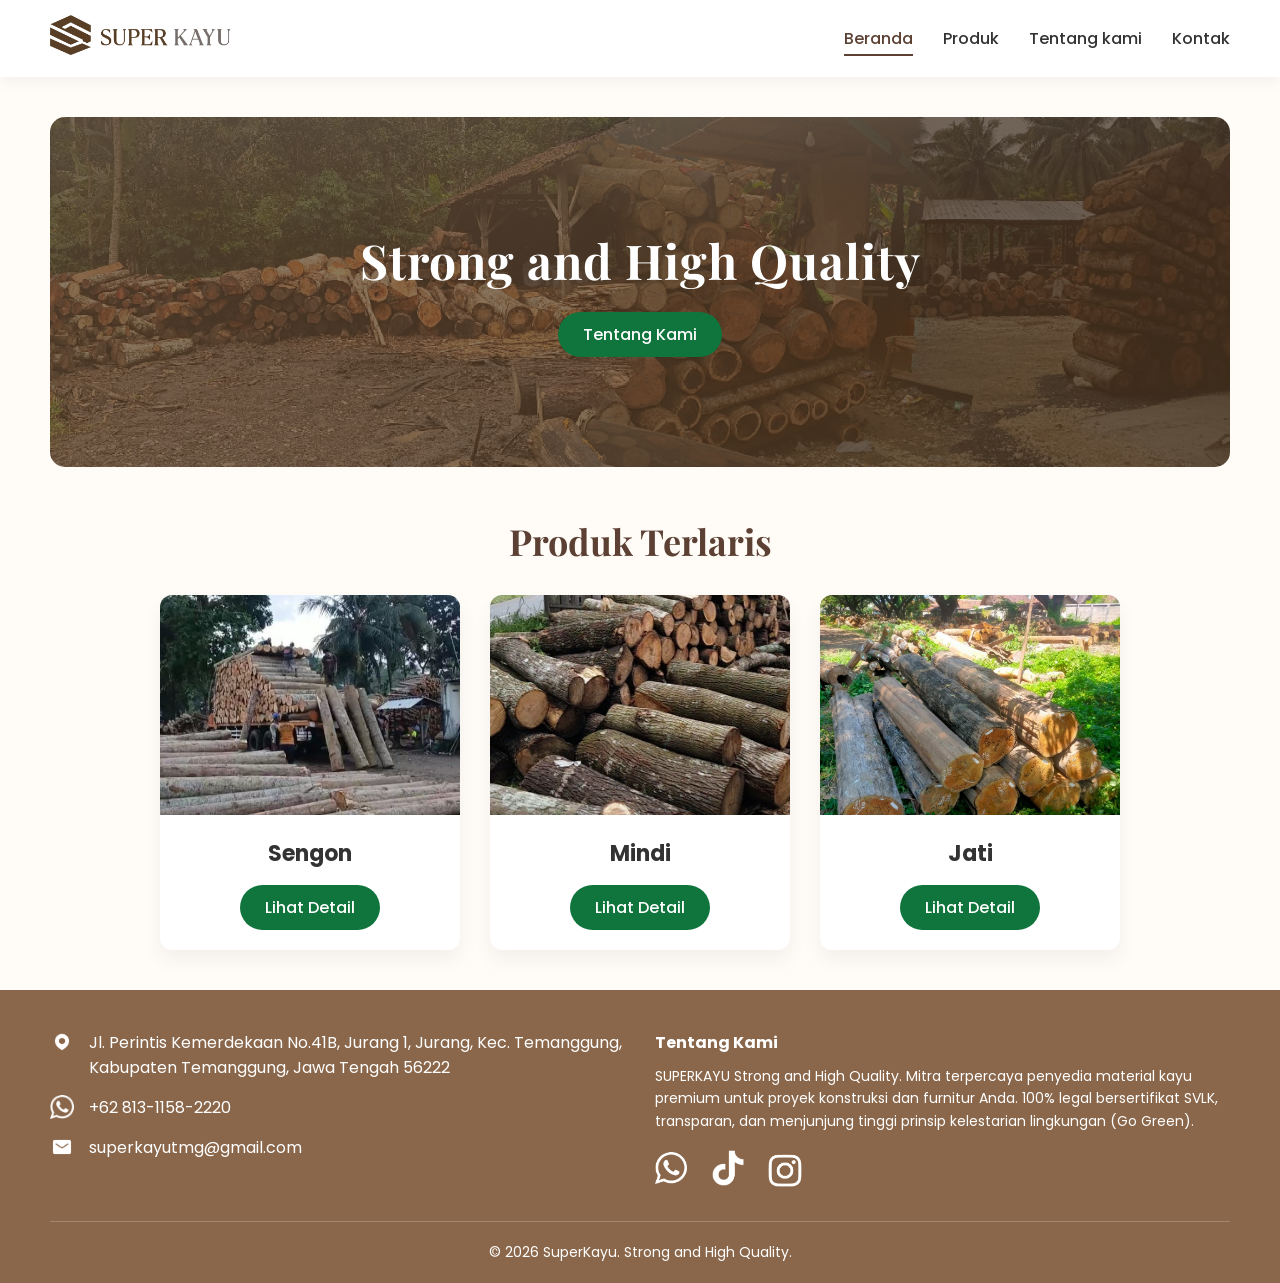
<file: index.html>
<!DOCTYPE html>
<html lang="id">
<head>
    <meta charset="UTF-8">
    <meta name="viewport" content="width=device-width, initial-scale=1.0">
    <title>SUPERKAYU - Strong and High Quality</title>
    <link rel="icon" type="image/png" href="assets/favicon.png">
    <link rel="stylesheet" href="css/style.css">
</head>
<body>
    
    <header>
        <div class="logo">
            <a href="index.html">
                <img src="assets/logo.png" alt="SUPERKAYU Logo">
            </a>
        </div>
        
        <button class="menu-toggle" id="mobile-menu-btn" aria-label="Buka Menu">
            <span class="bar"></span>
            <span class="bar"></span>
            <span class="bar"></span>
        </button>

        <nav id="nav-links">
            <a href="index.html" class="active">Beranda</a>
            <a href="produk.html">Produk</a>
            <a href="tentang-kami.html">Tentang kami</a>
            <a href="kontak.html">Kontak</a>
        </nav>
    </header>

    <main>
        <!-- Hero Banner -->
        <section class="hero">
            <h1>Strong and High Quality</h1>
            <a href="tentang-kami.html" class="btn-primary">Tentang Kami</a>
        </section>

        <!-- Produk Terlaris -->
        <h2 class="section-title reveal">Produk Terlaris</h2>
        <section class="product-grid">
            <div class="card reveal">
                <img src="assets/sengon.jpeg" alt="Kayu Sengon">
                <h3>Sengon</h3>
                <a href="detail.html?id=sengon" class="btn-primary">Lihat Detail</a>
            </div>
            <div class="card reveal">
                <img src="assets/mindi.jpeg" alt="Kayu Mindi">
                <h3>Mindi</h3>
                <a href="detail.html?id=mindi" class="btn-primary">Lihat Detail</a>
            </div>
            <div class="card reveal">
                <img src="assets/jati.jpeg" alt="Kayu Jati">
                <h3>Jati</h3>
                <a href="detail.html?id=jati" class="btn-primary">Lihat Detail</a>
            </div>
        </section>
    </main>

    <!-- FOOTER AKTIF -->
    <footer>
        <div class="footer-container">
            <div class="footer-left">
                <div class="footer-item">
                    <img src="assets/lokasiputih.png" alt="Lokasi">
                    <a href="https://www.google.com/maps/search/?api=1&query=Jl.+Perintis+Kemerdekaan+No.41B,+Jurang+1,+Jurang,+Kec.+Temanggung,+Kabupaten+Temanggung,+Jawa+Tengah+56222" target="_blank" style="color: white;">
                        <p>Jl. Perintis Kemerdekaan No.41B, Jurang 1, Jurang, Kec. Temanggung,<br>Kabupaten Temanggung, Jawa Tengah 56222</p>
                    </a>
                </div>
                <div class="footer-item">
                    <img src="assets/waputih.png" alt="WhatsApp">
                    <a href="https://wa.me/6281311582220?text=Halo%20Admin%20SUPERKAYU,%20saya%20tertarik%20dengan%20produk%20material%20kayu%20Anda%20dan%20ingin%20berkonsultasi%20lebih%20lanjut." target="_blank" style="color: white;">
                        <p>+62 813-1158-2220</p>
                    </a>
                </div>
                <div class="footer-item">
                    <img src="assets/mailputih.png" alt="Email">
                    <a href="mailto:superkayutmg@gmail.com" style="color: white;">
                        <p>superkayutmg@gmail.com</p>
                    </a>
                </div>
            </div>
            <div class="footer-right">
                <h4>Tentang Kami</h4>
                <p>SUPERKAYU Strong and High Quality. Mitra terpercaya penyedia material kayu premium untuk proyek konstruksi dan furnitur Anda. 100% legal bersertifikat SVLK, transparan, dan menjunjung tinggi prinsip kelestarian lingkungan (Go Green).</p>
                <div class="social-icons">
                    <a href="https://wa.me/6281311582220?text=Halo%20Admin%20SUPERKAYU,%20saya%20tertarik%20dengan%20produk%20material%20kayu%20Anda." target="_blank"><img src="assets/waputih.png" alt="WhatsApp"></a>
                    <a href="https://tiktok.com/@super.kayu" target="_blank"><img src="assets/tiktokputih.png" alt="TikTok"></a>
                    <a href="https://instagram.com/superkayu.tmg" target="_blank"><img src="assets/igputih.png" alt="Instagram"></a>
                </div>
            </div>
        </div>
        <div class="footer-bottom">
            <p>© 2026 SuperKayu. Strong and High Quality.</p>
        </div>
    </footer>

    <!-- Scripts -->
    <script src="js/site-interactions.js"></script>
</body>
</html>
</file>
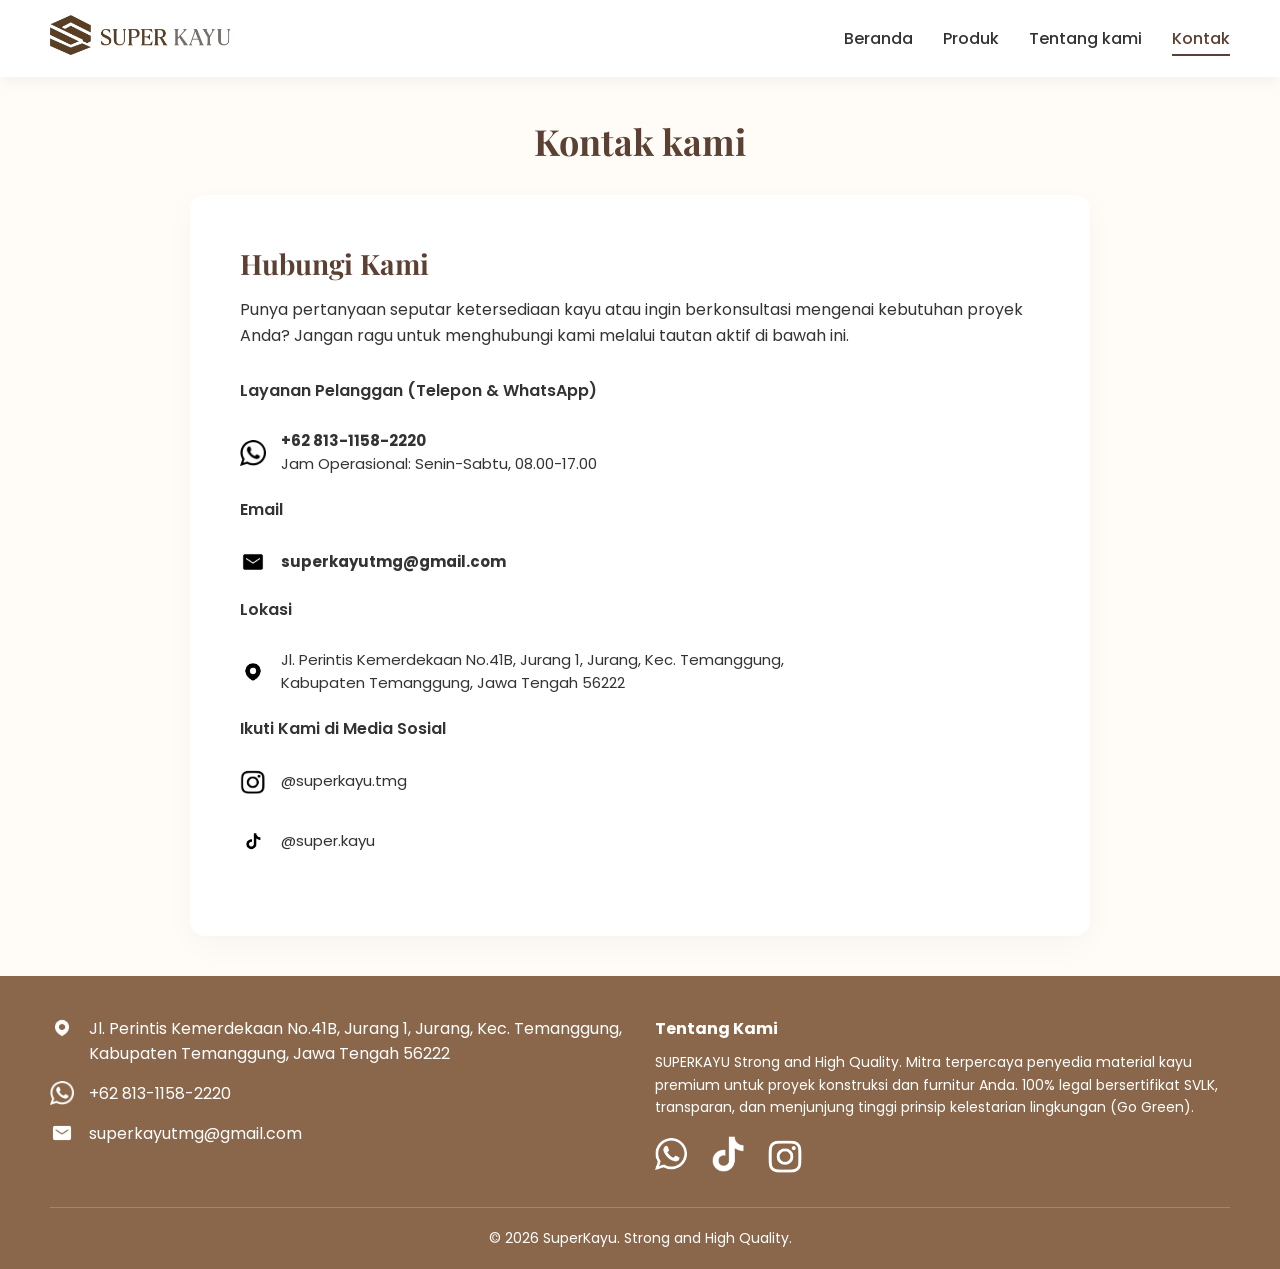
<file: kontak.html>
<!DOCTYPE html>
<html lang="id">
<head>
    <meta charset="UTF-8">
    <meta name="viewport" content="width=device-width, initial-scale=1.0">
    <title>Kontak Kami - SUPERKAYU</title>
    <link rel="icon" type="image/png" href="assets/favicon.png">
    <link rel="stylesheet" href="css/style.css">
</head>
<body>
    
    <header>
        <div class="logo">
            <a href="index.html">
                <img src="assets/logo.png" alt="SUPERKAYU Logo">
            </a>
        </div>
        
        <button class="menu-toggle" id="mobile-menu-btn" aria-label="Buka Menu">
            <span class="bar"></span>
            <span class="bar"></span>
            <span class="bar"></span>
        </button>

        <nav id="nav-links">
            <a href="index.html">Beranda</a>
            <a href="produk.html">Produk</a>
            <a href="tentang-kami.html">Tentang kami</a>
            <a href="kontak.html" class="active">Kontak</a>
        </nav>
    </header>

    <main>
        <h2 class="section-title reveal">Kontak kami</h2>
        
        <div class="contact-container reveal">
            <h3 class="contact-subtitle">Hubungi Kami</h3>
            <p class="contact-desc">Punya pertanyaan seputar ketersediaan kayu atau ingin berkonsultasi mengenai kebutuhan proyek Anda? Jangan ragu untuk menghubungi kami melalui tautan aktif di bawah ini.</p>
            
            <div class="contact-info-group">
                <h4>Layanan Pelanggan (Telepon & WhatsApp)</h4>
                <a href="https://wa.me/6281311582220?text=Halo%20Admin%20SUPERKAYU,%20saya%20tertarik%20dengan%20produk%20material%20kayu%20Anda%20dan%20ingin%20berkonsultasi%20lebih%20lanjut." target="_blank" class="contact-interactive">
                    <img src="assets/wahitam.png" alt="WhatsApp">
                    <div class="contact-item-text">
                        <strong>+62 813-1158-2220</strong><br>
                        Jam Operasional: Senin-Sabtu, 08.00-17.00
                    </div>
                </a>
            </div>

            <div class="contact-info-group">
                <h4>Email</h4>
                <a href="mailto:superkayutmg@gmail.com" class="contact-interactive">
                    <img src="assets/mailhitam.png" alt="Email">
                    <div class="contact-item-text">
                        <strong>superkayutmg@gmail.com</strong>
                    </div>
                </a>
            </div>

            <div class="contact-info-group">
                <h4>Lokasi</h4>
                <a href="https://www.google.com/maps/search/?api=1&query=Jl.+Perintis+Kemerdekaan+No.41B,+Jurang+1,+Jurang,+Kec.+Temanggung,+Kabupaten+Temanggung,+Jawa+Tengah+56222" target="_blank" class="contact-interactive">
                    <img src="assets/lokasihitam.png" alt="Lokasi">
                    <div class="contact-item-text">
                        Jl. Perintis Kemerdekaan No.41B, Jurang 1, Jurang, Kec. Temanggung,<br>
                        Kabupaten Temanggung, Jawa Tengah 56222
                    </div>
                </a>
            </div>

            <div class="contact-info-group">
                <h4>Ikuti Kami di Media Sosial</h4>
                <div style="display: flex; flex-direction: column;">
                    <a href="https://instagram.com/superkayu.tmg" target="_blank" class="contact-interactive">
                        <img src="assets/ighitam.png" alt="Instagram"> 
                        <div class="contact-item-text">@superkayu.tmg</div>
                    </a>
                    <a href="https://tiktok.com/@super.kayu" target="_blank" class="contact-interactive">
                        <img src="assets/tiktokhitam.png" alt="TikTok"> 
                        <div class="contact-item-text">@super.kayu</div>
                    </a>
                </div>
            </div>
        </div>
    </main>

    <!-- FOOTER AKTIF -->
    <footer>
        <div class="footer-container">
            <div class="footer-left">
                <div class="footer-item">
                    <img src="assets/lokasiputih.png" alt="Lokasi">
                    <a href="https://www.google.com/maps/search/?api=1&query=Jl.+Perintis+Kemerdekaan+No.41B,+Jurang+1,+Jurang,+Kec.+Temanggung,+Kabupaten+Temanggung,+Jawa+Tengah+56222" target="_blank" style="color: white;">
                        <p>Jl. Perintis Kemerdekaan No.41B, Jurang 1, Jurang, Kec. Temanggung,<br>Kabupaten Temanggung, Jawa Tengah 56222</p>
                    </a>
                </div>
                <div class="footer-item">
                    <img src="assets/waputih.png" alt="WhatsApp">
                    <a href="https://wa.me/6281311582220?text=Halo%20Admin%20SUPERKAYU,%20saya%20tertarik%20dengan%20produk%20material%20kayu%20Anda%20dan%20ingin%20berkonsultasi%20lebih%20lanjut." target="_blank" style="color: white;">
                        <p>+62 813-1158-2220</p>
                    </a>
                </div>
                <div class="footer-item">
                    <img src="assets/mailputih.png" alt="Email">
                    <a href="mailto:superkayutmg@gmail.com" style="color: white;">
                        <p>superkayutmg@gmail.com</p>
                    </a>
                </div>
            </div>
            <div class="footer-right">
                <h4>Tentang Kami</h4>
                <p>SUPERKAYU Strong and High Quality. Mitra terpercaya penyedia material kayu premium untuk proyek konstruksi dan furnitur Anda. 100% legal bersertifikat SVLK, transparan, dan menjunjung tinggi prinsip kelestarian lingkungan (Go Green).</p>
                <div class="social-icons">
                    <a href="https://wa.me/6281311582220?text=Halo%20Admin%20SUPERKAYU,%20saya%20tertarik%20dengan%20produk%20material%20kayu%20Anda." target="_blank"><img src="assets/waputih.png" alt="WhatsApp"></a>
                    <a href="https://tiktok.com/@super.kayu" target="_blank"><img src="assets/tiktokputih.png" alt="TikTok"></a>
                    <a href="https://instagram.com/superkayu.tmg" target="_blank"><img src="assets/igputih.png" alt="Instagram"></a>
                </div>
            </div>
        </div>
        <div class="footer-bottom">
            <p>© 2026 SuperKayu. Strong and High Quality.</p>
        </div>
    </footer>

    <script src="js/site-interactions.js"></script>
</body>
</html>
</file>
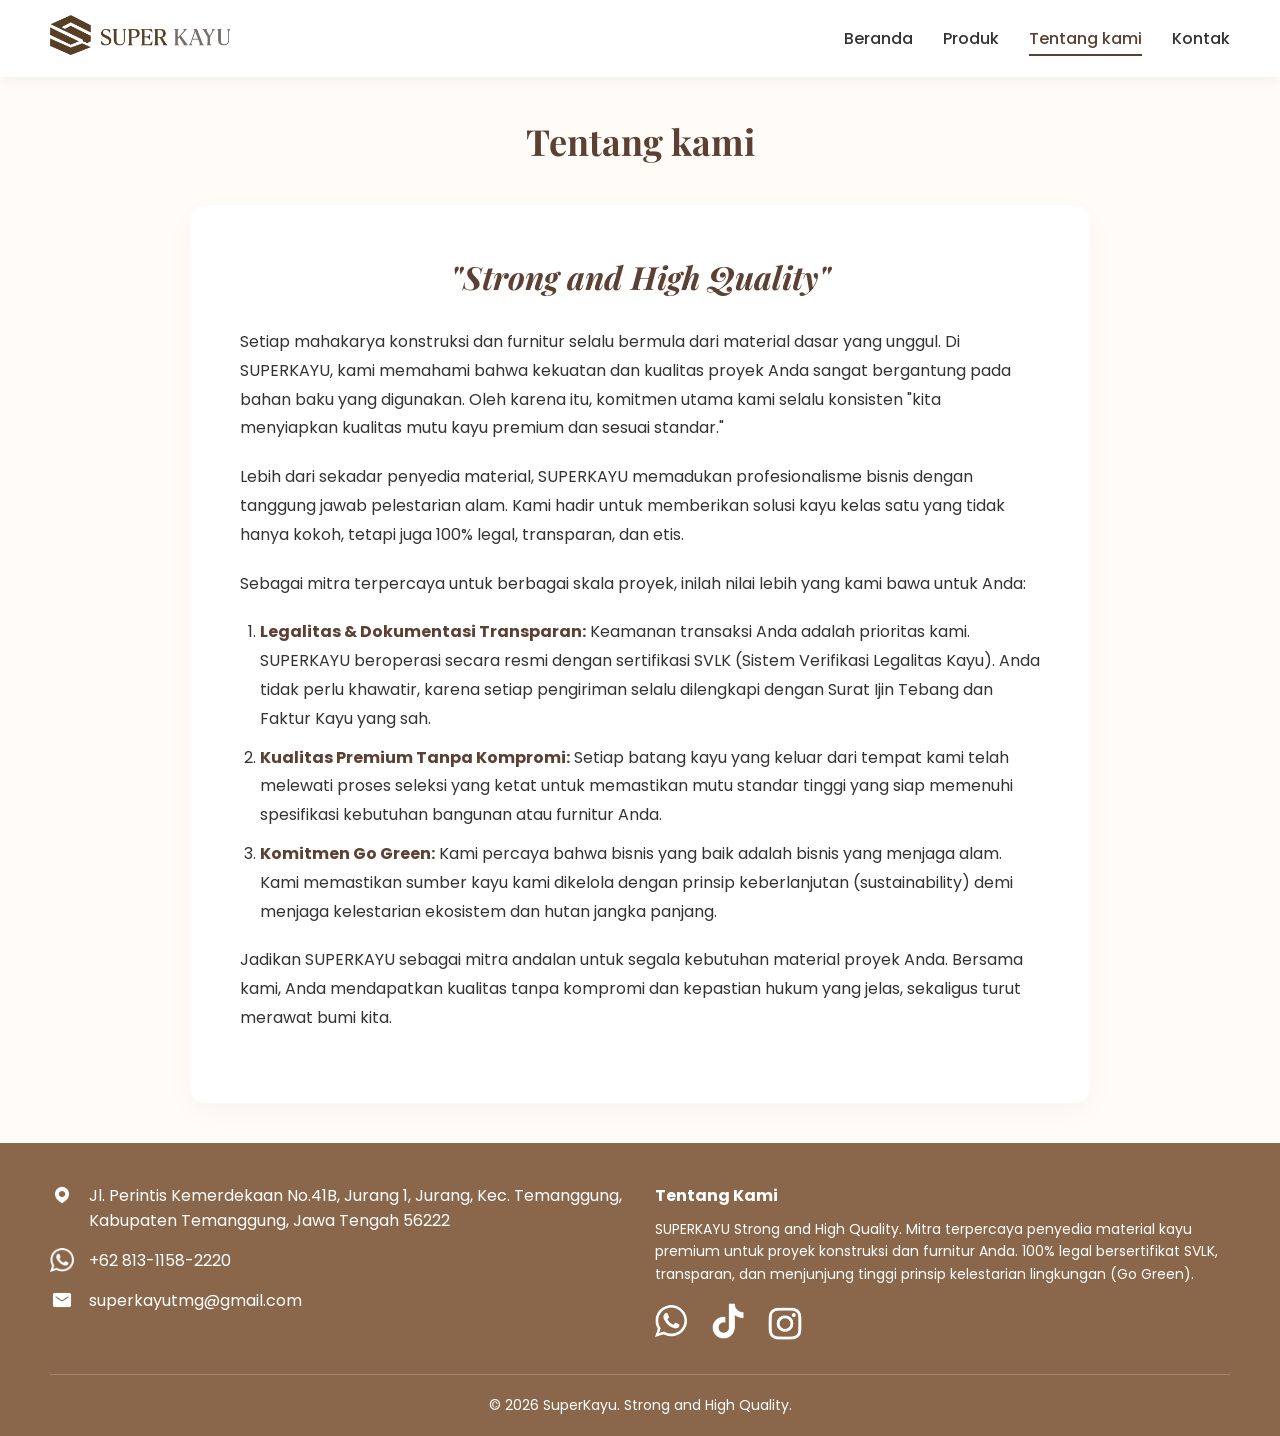
<file: tentang-kami.html>
<!DOCTYPE html>
<html lang="id">
<head>
    <meta charset="UTF-8">
    <meta name="viewport" content="width=device-width, initial-scale=1.0">
    <title>Tentang Kami - SUPERKAYU</title>
    <link rel="icon" type="image/png" href="assets/favicon.png">
    <link rel="stylesheet" href="css/style.css">
</head>
<body>
    
    <header>
        <div class="logo">
            <a href="index.html">
                <img src="assets/logo.png" alt="SUPERKAYU Logo">
            </a>
        </div>
        
        <button class="menu-toggle" id="mobile-menu-btn" aria-label="Buka Menu">
            <span class="bar"></span>
            <span class="bar"></span>
            <span class="bar"></span>
        </button>

        <nav id="nav-links">
            <a href="index.html">Beranda</a>
            <a href="produk.html">Produk</a>
            <a href="tentang-kami.html" class="active">Tentang kami</a>
            <a href="kontak.html">Kontak</a>
        </nav>
    </header>

    <main>
        <h2 class="about-title reveal">Tentang kami</h2>
        
        <div class="about-container reveal">
            <h3 class="about-quote">"Strong and High Quality"</h3>
            
            <div class="about-content">
                <p>Setiap mahakarya konstruksi dan furnitur selalu bermula dari material dasar yang unggul. Di SUPERKAYU, kami memahami bahwa kekuatan dan kualitas proyek Anda sangat bergantung pada bahan baku yang digunakan. Oleh karena itu, komitmen utama kami selalu konsisten "kita menyiapkan kualitas mutu kayu premium dan sesuai standar."</p>
                
                <p>Lebih dari sekadar penyedia material, SUPERKAYU memadukan profesionalisme bisnis dengan tanggung jawab pelestarian alam. Kami hadir untuk memberikan solusi kayu kelas satu yang tidak hanya kokoh, tetapi juga 100% legal, transparan, dan etis.</p>
                
                <p>Sebagai mitra terpercaya untuk berbagai skala proyek, inilah nilai lebih yang kami bawa untuk Anda:</p>
                
                <ol class="about-list">
                    <li><strong>Legalitas & Dokumentasi Transparan:</strong> Keamanan transaksi Anda adalah prioritas kami. SUPERKAYU beroperasi secara resmi dengan sertifikasi SVLK (Sistem Verifikasi Legalitas Kayu). Anda tidak perlu khawatir, karena setiap pengiriman selalu dilengkapi dengan Surat Ijin Tebang dan Faktur Kayu yang sah.</li>
                    <li><strong>Kualitas Premium Tanpa Kompromi:</strong> Setiap batang kayu yang keluar dari tempat kami telah melewati proses seleksi yang ketat untuk memastikan mutu standar tinggi yang siap memenuhi spesifikasi kebutuhan bangunan atau furnitur Anda.</li>
                    <li><strong>Komitmen Go Green:</strong> Kami percaya bahwa bisnis yang baik adalah bisnis yang menjaga alam. Kami memastikan sumber kayu kami dikelola dengan prinsip keberlanjutan (sustainability) demi menjaga kelestarian ekosistem dan hutan jangka panjang.</li>
                </ol>

                <p>Jadikan SUPERKAYU sebagai mitra andalan untuk segala kebutuhan material proyek Anda. Bersama kami, Anda mendapatkan kualitas tanpa kompromi dan kepastian hukum yang jelas, sekaligus turut merawat bumi kita.</p>
            </div>
        </div>
    </main>

    <!-- FOOTER AKTIF -->
    <footer>
        <div class="footer-container">
            <div class="footer-left">
                <div class="footer-item">
                    <img src="assets/lokasiputih.png" alt="Lokasi">
                    <a href="https://www.google.com/maps/search/?api=1&query=Jl.+Perintis+Kemerdekaan+No.41B,+Jurang+1,+Jurang,+Kec.+Temanggung,+Kabupaten+Temanggung,+Jawa+Tengah+56222" target="_blank" style="color: white;">
                        <p>Jl. Perintis Kemerdekaan No.41B, Jurang 1, Jurang, Kec. Temanggung,<br>Kabupaten Temanggung, Jawa Tengah 56222</p>
                    </a>
                </div>
                <div class="footer-item">
                    <img src="assets/waputih.png" alt="WhatsApp">
                    <a href="https://wa.me/6281311582220?text=Halo%20Admin%20SUPERKAYU,%20saya%20tertarik%20dengan%20produk%20material%20kayu%20Anda%20dan%20ingin%20berkonsultasi%20lebih%20lanjut." target="_blank" style="color: white;">
                        <p>+62 813-1158-2220</p>
                    </a>
                </div>
                <div class="footer-item">
                    <img src="assets/mailputih.png" alt="Email">
                    <a href="mailto:superkayutmg@gmail.com" style="color: white;">
                        <p>superkayutmg@gmail.com</p>
                    </a>
                </div>
            </div>
            <div class="footer-right">
                <h4>Tentang Kami</h4>
                <p>SUPERKAYU Strong and High Quality. Mitra terpercaya penyedia material kayu premium untuk proyek konstruksi dan furnitur Anda. 100% legal bersertifikat SVLK, transparan, dan menjunjung tinggi prinsip kelestarian lingkungan (Go Green).</p>
                <div class="social-icons">
                    <a href="https://wa.me/6281311582220?text=Halo%20Admin%20SUPERKAYU,%20saya%20tertarik%20dengan%20produk%20material%20kayu%20Anda." target="_blank"><img src="assets/waputih.png" alt="WhatsApp"></a>
                    <a href="https://tiktok.com/@super.kayu" target="_blank"><img src="assets/tiktokputih.png" alt="TikTok"></a>
                    <a href="https://instagram.com/superkayu.tmg" target="_blank"><img src="assets/igputih.png" alt="Instagram"></a>
                </div>
            </div>
        </div>
        <div class="footer-bottom">
            <p>© 2026 SuperKayu. Strong and High Quality.</p>
        </div>
    </footer>

    <script src="js/site-interactions.js"></script>
</body>
</html>
</file>
<file: css/style.css>
/* Import Font */
@import url('https://fonts.googleapis.com/css2?family=Playfair+Display:ital,wght@0,600;0,700;1,600&family=Poppins:wght@300;400;500;600&display=swap');

/* Variabel Warna SuperKayu */
:root {
    --bg-cream: #FFFCF7; 
    --text-dark: #333333; 
    --text-brown: #5C4033; 
    --primary-green: #0F753C; 
    --primary-green-hover: #0a5229;
    --footer-brown: #8A674B; 
    --footer-text: #FFFFFF;
}

/* Reset & Global */
* {
    margin: 0;
    padding: 0;
    box-sizing: border-box;
}

body {
    font-family: 'Poppins', sans-serif;
    background-color: var(--bg-cream);
    color: var(--text-dark);
    display: flex;
    flex-direction: column;
    min-height: 100vh;
}

h1, h2, h3, h4 {
    font-family: 'Playfair Display', serif;
    color: var(--text-brown);
}

a {
    text-decoration: none;
    transition: all 0.3s ease;
}

/* Header & Navigasi */
header {
    background-color: #FFFFFF;
    padding: 15px 50px;
    display: flex;
    justify-content: space-between;
    align-items: center;
    box-shadow: 0 4px 15px rgba(0,0,0,0.05);
    position: sticky;
    top: 0;
    z-index: 1000;
}

.logo img {
    height: 40px; 
    transition: transform 0.3s ease;
}

.logo img:hover {
    transform: scale(1.05);
}

nav {
    display: flex;
    gap: 30px;
}

nav a {
    color: var(--text-dark);
    font-weight: 500;
    font-size: 16px;
    position: relative;
}

nav a:hover, nav a.active {
    color: var(--text-brown);
}

nav a::after {
    content: '';
    position: absolute;
    width: 0;
    height: 2px;
    bottom: -5px;
    left: 0;
    background-color: var(--text-brown);
    transition: width 0.3s ease;
}

nav a:hover::after, nav a.active::after {
    width: 100%;
}

/* Sembunyikan Tombol Menu di Desktop */
.menu-toggle {
    display: none; 
}

/* Main Content */
main {
    flex: 1;
    padding: 40px 50px;
    overflow-x: hidden; /* Mencegah scroll menyamping saat animasi berjalan */
}

/* Section Hero (Beranda) */
.hero {
    background: linear-gradient(rgba(87, 62, 37, 0.7), rgba(87, 62, 37, 0.7)), url('../assets/home.png') center/cover no-repeat;
    height: 350px;
    border-radius: 15px;
    display: flex;
    flex-direction: column;
    justify-content: center;
    align-items: center;
    color: white;
    text-align: center;
    margin-bottom: 50px;
}

.hero h1 {
    color: white;
    font-size: 48px;
    margin-bottom: 20px;
    letter-spacing: 1px;
}

/* Button Global */
.btn-primary {
    background-color: var(--primary-green);
    color: white;
    padding: 10px 25px;
    border-radius: 25px;
    font-weight: 500;
    border: none;
    cursor: pointer;
    display: inline-block;
}

.btn-primary:hover {
    background-color: var(--primary-green-hover);
    transform: translateY(-3px);
    box-shadow: 0 5px 15px rgba(15, 117, 60, 0.3);
}

/* Card Produk (Beranda) */
.section-title {
    text-align: center;
    font-size: 36px;
    margin-bottom: 30px;
}

.product-grid {
    display: flex;
    gap: 30px;
    justify-content: center;
    flex-wrap: wrap;
}

.card {
    background: white;
    border-radius: 12px;
    overflow: hidden;
    width: 300px;
    box-shadow: 0 10px 20px rgba(0,0,0,0.05);
    transition: transform 0.3s ease, box-shadow 0.3s ease;
    text-align: center;
    padding-bottom: 20px;
}

.card:hover {
    transform: translateY(-10px);
    box-shadow: 0 15px 30px rgba(0,0,0,0.1);
}

.card img {
    width: 100%;
    height: 220px; 
    object-fit: cover; 
}

.card h3 {
    margin: 15px 0;
    font-size: 22px;
    font-family: 'Poppins', sans-serif;
    color: var(--text-dark);
}

/* Footer Aktif */
footer {
    background-color: var(--footer-brown);
    color: var(--footer-text);
    padding: 40px 50px 20px;
    margin-top: auto;
}

.footer-container {
    display: flex;
    justify-content: space-between;
    flex-wrap: wrap;
    gap: 30px;
    margin-bottom: 30px;
}

.footer-left {
    flex: 1;
    min-width: 300px;
}

.footer-item {
    display: flex;
    align-items: flex-start;
    gap: 15px;
    margin-bottom: 15px;
}

.footer-item img {
    width: 24px;
    height: 24px;
    object-fit: contain;
}

.footer-right {
    flex: 1;
    min-width: 300px;
}

.footer-right h4 {
    color: white;
    margin-bottom: 10px;
    font-family: 'Poppins', sans-serif;
    font-size: 16px;
}

.footer-right p {
    font-size: 14px;
    line-height: 1.6;
    margin-bottom: 20px;
}

.social-icons {
    display: flex;
    gap: 18px; 
    align-items: center; 
}

.social-icons img {
    height: 32px; 
    width: auto; 
    object-fit: contain;
    transition: transform 0.3s ease;
}

.social-icons img[alt="TikTok"] {
    transform: scale(1.25); 
}

.social-icons img[alt="Instagram"] {
    transform: scale(1.15); 
}

.social-icons a:hover img {
    transform: translateY(-5px);
}

.social-icons a:hover img[alt="TikTok"] {
    transform: scale(1.25) translateY(-5px);
}

.social-icons a:hover img[alt="Instagram"] {
    transform: scale(1.15) translateY(-5px);
}

.footer-bottom {
    text-align: center;
    border-top: 1px solid rgba(255,255,255,0.2);
    padding-top: 20px;
    font-size: 14px;
}

/* ===============================
   CSS HALAMAN TENTANG KAMI
   =============================== */
.about-container {
    background-color: white;
    padding: 50px;
    border-radius: 15px;
    box-shadow: 0 10px 30px rgba(0,0,0,0.03);
    max-width: 900px;
    margin: 0 auto;
}
.about-title {
    text-align: center;
    font-size: 36px;
    margin-bottom: 40px;
}
.about-quote {
    font-size: 32px;
    text-align: center;
    font-style: italic;
    color: var(--text-brown);
    margin-bottom: 30px;
}
.about-content p {
    margin-bottom: 20px;
    line-height: 1.8;
}
.about-list {
    margin-left: 20px;
    margin-bottom: 20px;
}
.about-list li {
    margin-bottom: 10px;
    line-height: 1.8;
}
.about-list strong {
    color: var(--text-brown);
}

/* ===============================
   CSS HALAMAN KONTAK (INTERAKTIF)
   =============================== */
.contact-container {
    background-color: white;
    padding: 50px;
    border-radius: 15px;
    box-shadow: 0 10px 30px rgba(0,0,0,0.03);
    max-width: 900px;
    margin: 0 auto;
}
.contact-subtitle {
    font-size: 28px;
    color: var(--text-brown);
    margin-bottom: 15px;
    font-family: 'Playfair Display', serif;
}
.contact-desc {
    margin-bottom: 30px;
    line-height: 1.6;
}
.contact-info-group {
    margin-bottom: 10px;
}
.contact-info-group h4 {
    font-family: 'Poppins', sans-serif;
    font-size: 16px;
    font-weight: 600;
    margin-bottom: 15px;
    color: var(--text-dark);
}
.contact-interactive {
    display: flex;
    align-items: center; 
    gap: 15px;
    margin-bottom: 10px;
    text-decoration: none;
    color: var(--text-dark);
    transition: all 0.3s ease;
    padding: 12px 15px;
    border-radius: 10px; 
    margin-left: -15px; 
}
.contact-interactive:hover {
    background-color: rgba(138, 103, 75, 0.08); 
    transform: translateX(10px); 
    color: var(--text-brown); 
}
.contact-interactive img {
    width: 26px; 
    height: 26px;
    object-fit: contain;
    transition: transform 0.3s ease;
}
.contact-interactive:hover img {
    transform: scale(1.2) rotate(8deg); 
}
.contact-item-text {
    font-size: 15px;
    line-height: 1.5;
}

/* ===============================
   CSS HALAMAN PRODUK & PAGINASI
   =============================== */
.product-list-container {
    display: flex;
    flex-direction: column;
    gap: 20px;
    max-width: 900px;
    margin: 0 auto;
}
.product-list-card {
    display: flex;
    background: white;
    border-radius: 12px;
    overflow: hidden;
    box-shadow: 0 5px 15px rgba(0,0,0,0.05);
    transition: transform 0.3s ease;
}
.product-list-card:hover {
    transform: translateY(-5px);
}
.product-list-img {
    width: 300px;
    height: 220px;
    object-fit: cover;
}
.product-list-info {
    padding: 25px;
    display: flex;
    flex-direction: column;
    justify-content: center;
    flex: 1;
}
.product-list-info h3 {
    margin-bottom: 10px;
    font-size: 22px;
    font-family: 'Poppins', sans-serif;
    color: var(--text-dark);
    font-weight: 600;
}
.product-list-info p {
    font-size: 14px;
    margin-bottom: 20px;
    line-height: 1.6;
}
.product-list-info .btn-primary {
    align-self: center;
}
.pagination {
    display: flex;
    justify-content: center;
    gap: 10px;
    margin-top: 40px;
}
.pagination button {
    background-color: #E0E0E0;
    color: var(--text-dark);
    border: none;
    padding: 8px 16px;
    border-radius: 5px;
    cursor: pointer;
    font-family: 'Poppins', sans-serif;
    font-weight: 600;
    transition: all 0.3s ease;
}
.pagination button.active {
    background-color: var(--text-brown);
    color: white;
}
.pagination button:hover:not(.active) {
    background-color: #d1d1d1;
}

/* ===============================
   CSS HALAMAN DETAIL PRODUK
   =============================== */
.detail-page-title {
    text-align: center;
    font-size: 42px;
    margin-bottom: 30px;
    font-family: 'Poppins', sans-serif; 
    color: var(--text-dark); 
    font-weight: 600;
}
.detail-container {
    background-color: white;
    padding: 40px;
    border-radius: 15px;
    box-shadow: 0 10px 30px rgba(0,0,0,0.03);
    max-width: 800px;
    margin: 0 auto;
}
.detail-img-container {
    text-align: center;
    margin-bottom: 30px;
}
.detail-img-container img {
    width: 300px; 
    height: 220px; 
    object-fit: cover;
    border-radius: 12px;
}
.detail-section {
    margin-bottom: 25px;
}
.detail-section h4 {
    font-family: 'Poppins', sans-serif;
    font-size: 18px;
    font-weight: 600;
    color: var(--text-dark);
    margin-bottom: 8px;
}
.detail-section p {
    font-size: 15px;
    line-height: 1.6;
    color: var(--text-dark);
}
.detail-action {
    text-align: center;
    margin-top: 40px;
}
.detail-action .btn-primary {
    padding: 12px 40px;
    font-size: 16px;
}

/* ===============================
   RESPONSIVE MOBILE (Hamburger Menu)
   =============================== */
@media (max-width: 768px) {
    header {
        padding: 15px 20px; 
        flex-direction: row; 
        justify-content: space-between;
        align-items: center; 
    }
    
    .logo img {
        height: 35px; 
    }

    /* CSS Pure Hamburger Button */
    .menu-toggle {
        display: flex; 
        flex-direction: column;
        justify-content: space-between;
        width: 30px;
        height: 21px;
        background: transparent;
        border: none;
        cursor: pointer;
        padding: 0;
        z-index: 1001; 
    }

    .menu-toggle .bar {
        height: 3px;
        width: 100%;
        background-color: #333; 
        border-radius: 2px;
        transition: all 0.3s ease; 
    }

    /* Dropdown Navigation */
    nav {
        display: flex; 
        flex-direction: column; 
        position: absolute; 
        top: 100%; 
        left: 0;
        width: 100%;
        background-color: rgba(255, 255, 255, 0.98); 
        padding: 0 20px;
        box-shadow: 0 10px 15px rgba(0,0,0,0.05); 
        border-top: 1px solid #eee;
        
        /* Premium dropdown animation */
        max-height: 0;
        opacity: 0;
        overflow: hidden;
        visibility: hidden;
        transform: translateY(-10px);
        transition: max-height 0.4s cubic-bezier(0.16, 1, 0.3, 1), 
                    opacity 0.3s ease, 
                    transform 0.4s cubic-bezier(0.16, 1, 0.3, 1), 
                    visibility 0.4s,
                    padding 0.4s cubic-bezier(0.16, 1, 0.3, 1);
    }

    nav.active {
        max-height: 350px;
        opacity: 1;
        visibility: visible;
        transform: translateY(0);
        padding: 10px 20px;
    }

    nav a {
        width: 100%;
        text-align: center; 
        padding: 15px 0;
        margin: 0;
        border-bottom: 1px solid #f9f9f9; 
        
        /* Fade and slide animation for links inside active dropdown */
        opacity: 0;
        transform: translateY(-10px);
        transition: opacity 0.3s ease, transform 0.3s ease;
    }

    nav.active a {
        opacity: 1;
        transform: translateY(0);
    }

    /* Staggered delay for each menu item to look extremely premium */
    nav.active a:nth-child(1) { transition-delay: 0.08s; }
    nav.active a:nth-child(2) { transition-delay: 0.14s; }
    nav.active a:nth-child(3) { transition-delay: 0.2s; }
    nav.active a:nth-child(4) { transition-delay: 0.26s; }

    nav a:last-child {
        border-bottom: none; 
    }

    nav a::after {
        display: none !important; 
    }

    main {
        padding: 20px;
    }
    .hero h1 {
        font-size: 32px;
    }
    .footer-container {
        flex-direction: column;
    }
    .product-list-card {
        flex-direction: column;
    }
    .product-list-img {
        width: 100%;
        height: 200px;
    }
}

/* =========================================
   ANIMASI & TRANSISI MODERN
   ========================================= */

/* 1. Animasi saat halaman pertama dibuka (Hero Section) */
@keyframes fadeInUp {
    from {
        opacity: 0;
        transform: translateY(40px);
    }
    to {
        opacity: 1;
        transform: translateY(0);
    }
}

.hero h1 {
    opacity: 0;
    animation: fadeInUp 1s ease-out 0.2s forwards;
}

.hero .btn-primary {
    opacity: 0;
    animation: fadeInUp 1s ease-out 0.6s forwards;
}

/* 2. Efek Scroll Reveal */
.reveal {
    opacity: 0;
    transform: translateY(40px);
    transition: all 0.8s ease-out;
}

.reveal.active {
    opacity: 1;
    transform: translateY(0);
}

/* 3. Efek Zoom Halus pada Gambar Produk */
.card img, .product-list-img, .detail-img-container img {
    transition: transform 0.5s ease;
}

.card:hover img, .product-list-card:hover .product-list-img, .detail-img-container:hover img {
    transform: scale(1.08);
}

/* =========================================
   ANIMASI HAMBURGER MENU
   ========================================= */
.menu-toggle.active .bar:nth-child(1) {
    transform: rotate(45deg) translate(5px, 5px);
}
.menu-toggle.active .bar:nth-child(2) {
    opacity: 0;
}
.menu-toggle.active .bar:nth-child(3) {
    transform: rotate(-45deg) translate(6px, -6px);
}

/* =========================================
   STYLE ELEMEN INTERAKTIF (Diinjeksi via JS)
   ========================================= */
#backToTop {
    position: fixed;
    bottom: 30px;
    right: 30px;
    display: none;
    z-index: 1000;
    padding: 12px 20px;
    font-size: 14px;
    box-shadow: 0 5px 15px rgba(0,0,0,0.2);
}
#scrollProgress {
    position: fixed;
    top: 0;
    left: 0;
    height: 4px;
    background: var(--primary-green);
    width: 0;
    z-index: 9999;
    transition: width 0.1s ease-out;
}
#productSearch {
    display: block;
    margin: 0 auto 30px auto;
    padding: 12px 20px;
    width: 100%;
    max-width: 400px;
    border: 1px solid #ccc;
    border-radius: 25px;
    font-family: 'Poppins', sans-serif;
    font-size: 15px;
    outline: none;
    transition: border-color 0.3s ease, box-shadow 0.3s ease;
}
#productSearch:focus {
    border-color: var(--primary-green);
    box-shadow: 0 0 8px rgba(15, 117, 60, 0.2);
}
</file>
